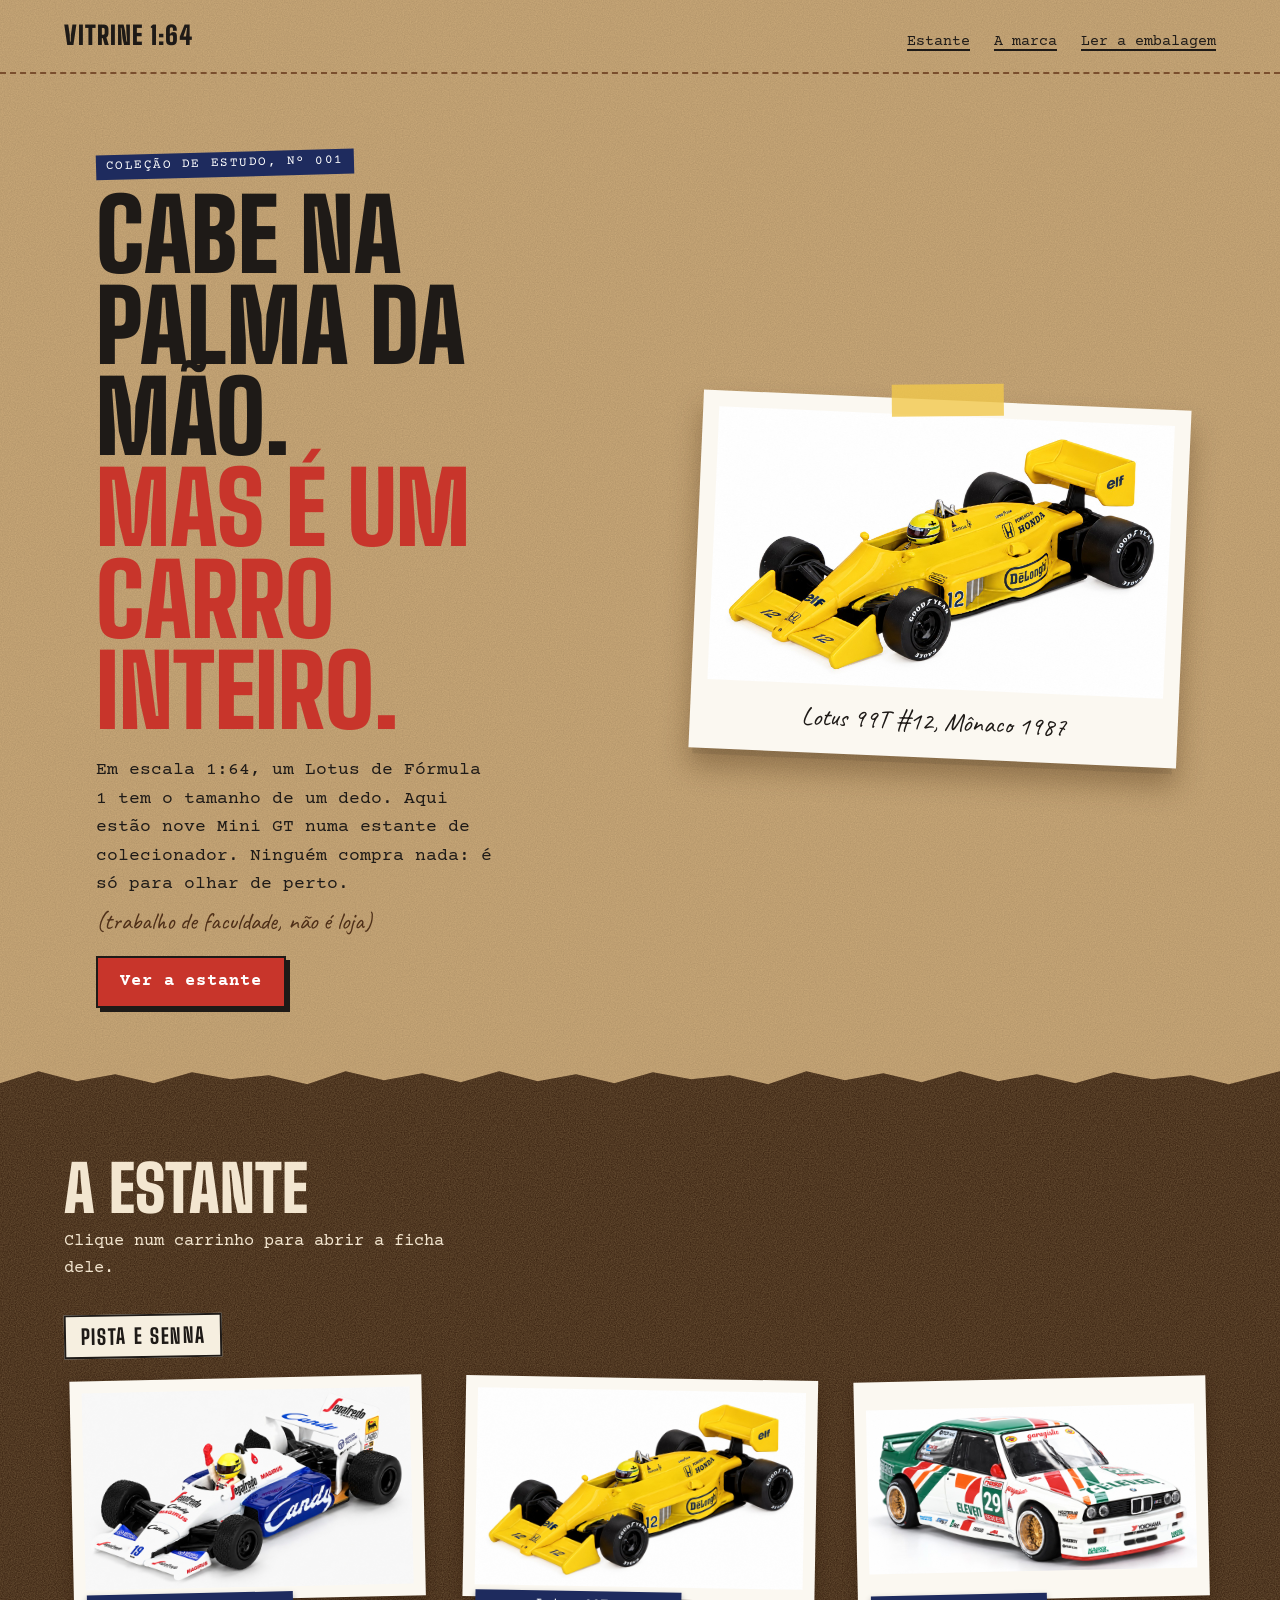
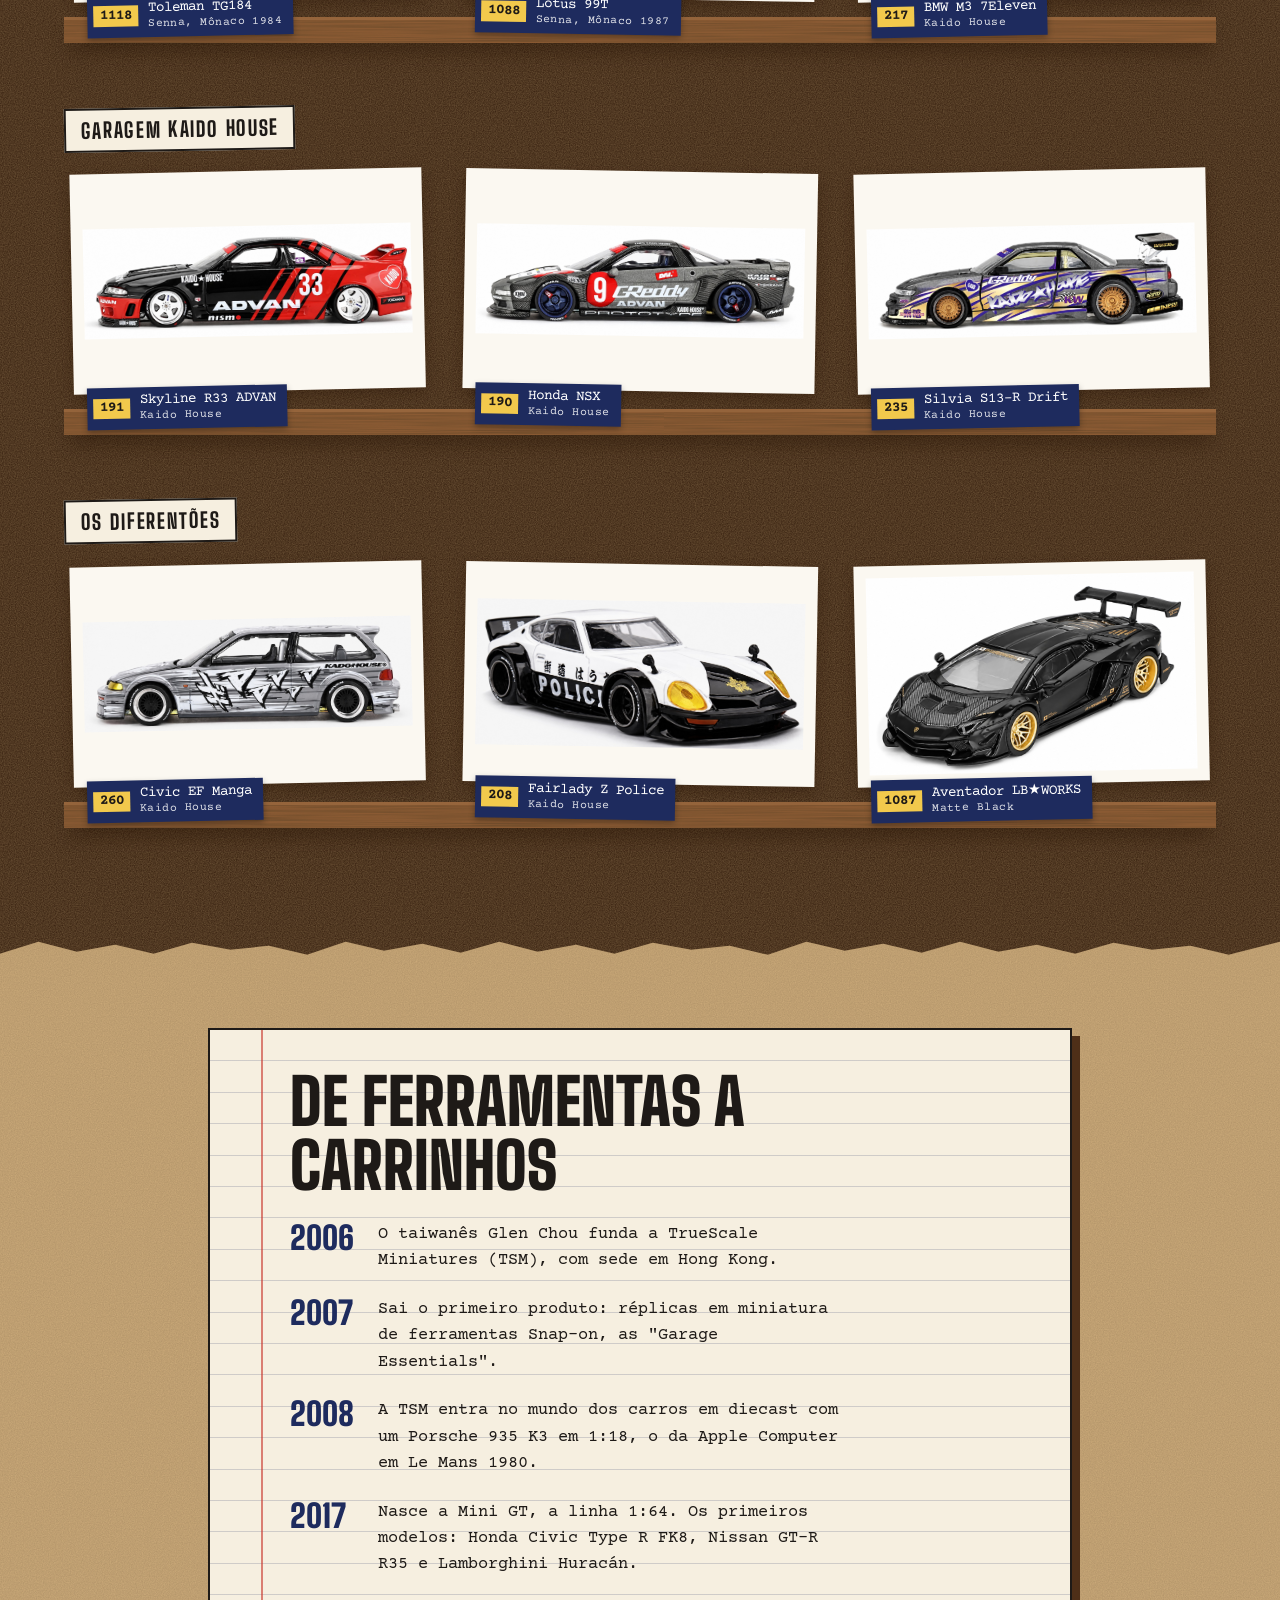
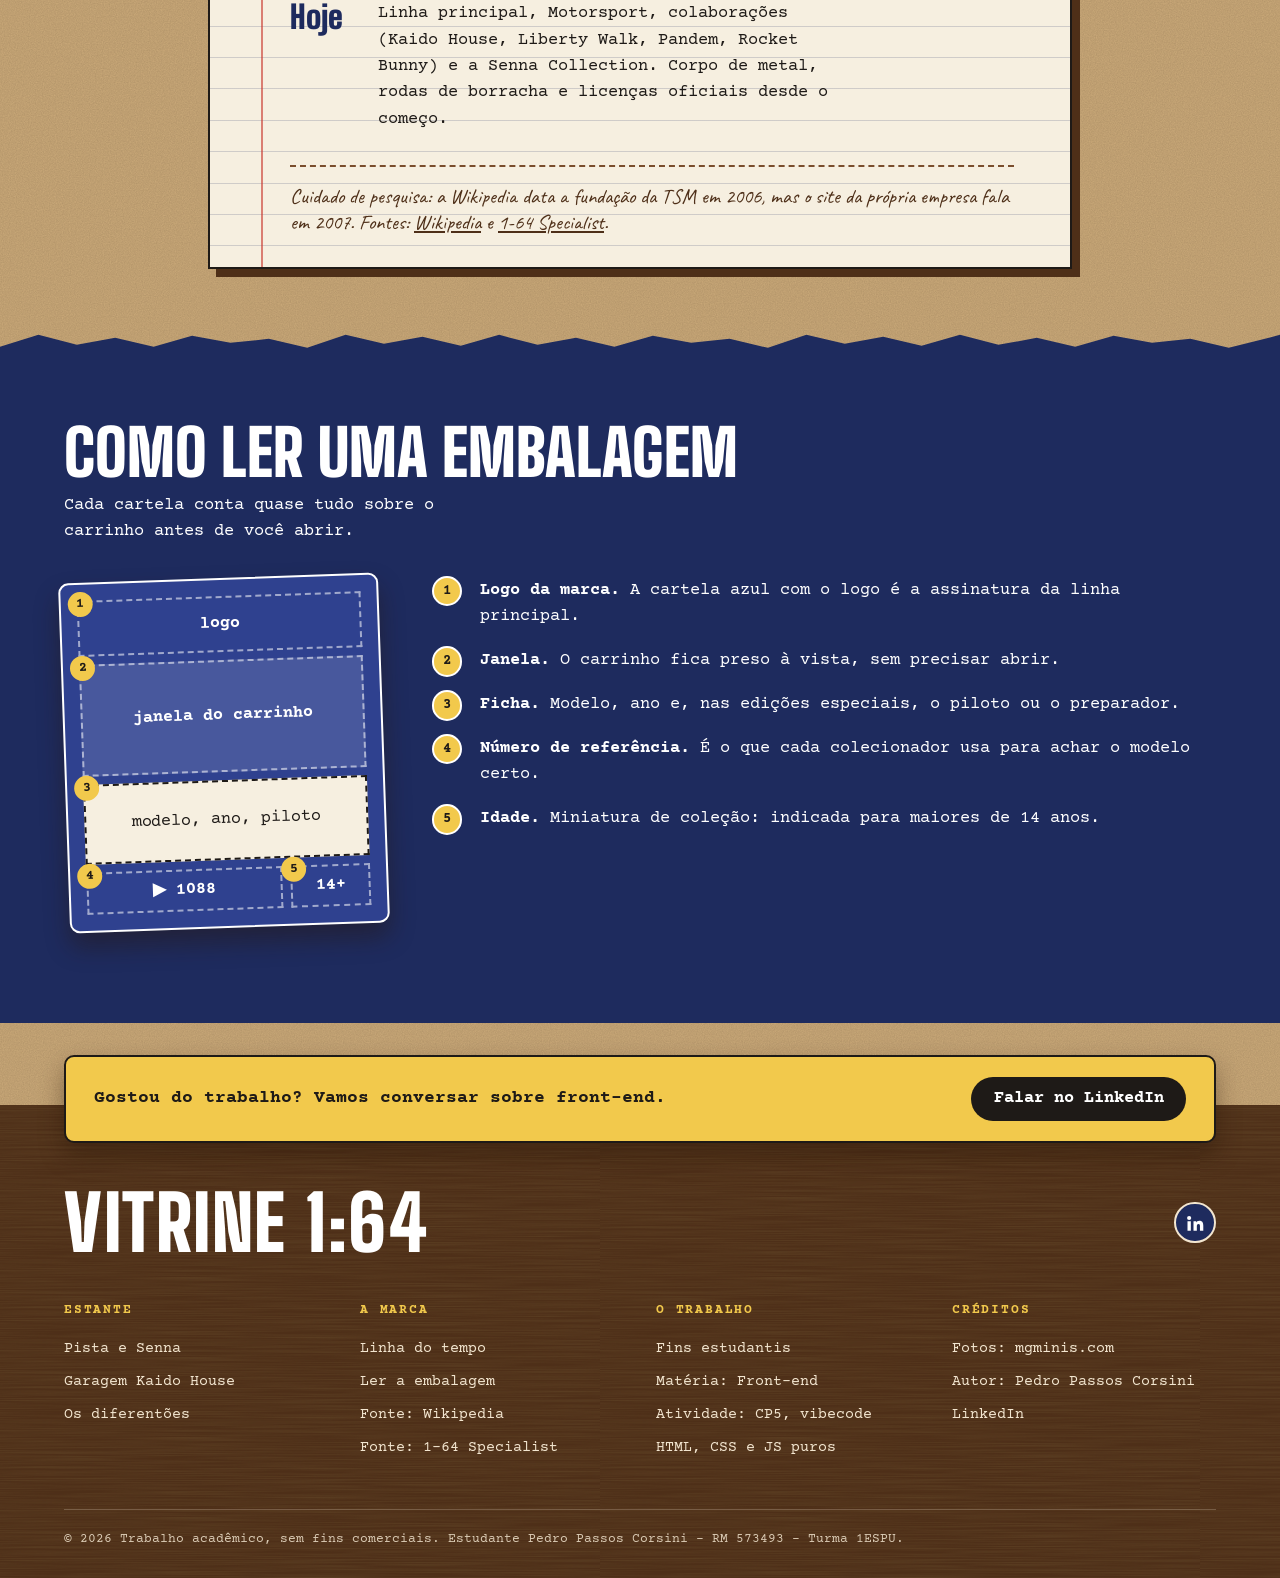
<file: vibecode-vitrine-minigt/index.html>
<!DOCTYPE html>
<html lang="pt-BR">
<head>
  <meta charset="UTF-8">
  <meta name="viewport" content="width=device-width, initial-scale=1">
  <title>Vitrine 1:64, Mini GT</title>
  <meta name="description" content="Uma vitrine de nove miniaturas Mini GT em escala 1:64 e um pouco da história da marca. Trabalho acadêmico, não é loja.">
  <link rel="preconnect" href="https://fonts.googleapis.com">
  <link rel="preconnect" href="https://fonts.gstatic.com" crossorigin>
  <link href="https://fonts.googleapis.com/css2?family=Big+Shoulders+Display:wght@700;800;900&family=Caveat:wght@500;700&family=Courier+Prime:wght@400;700&display=swap" rel="stylesheet">
  <script>document.documentElement.classList.add('js');</script>
  <link rel="stylesheet" href="css/style.css">
</head>
<body>

<header class="topo">
  <a class="topo__marca" href="#inicio">Vitrine 1:64</a>
  <nav class="topo__nav" aria-label="Seções">
    <a href="#estante">Estante</a>
    <a href="#marca">A marca</a>
    <a href="#embalagem">Ler a embalagem</a>
  </nav>
</header>

<main id="inicio">

  <section class="hero">
    <div class="hero__texto">
      <p class="etiqueta-mono rv">Coleção de estudo, nº 001</p>
      <h1 class="rv">Cabe na palma da mão. <span>Mas é um carro inteiro.</span></h1>
      <p class="hero__lead rv">Em escala 1:64, um Lotus de Fórmula 1 tem o tamanho de um dedo. Aqui estão nove Mini GT numa estante de colecionador. Ninguém compra nada: é só para olhar de perto.</p>
      <p class="nota-mao rv">(trabalho de faculdade, não é loja)</p>
      <a class="botao" href="#estante">Ver a estante</a>
    </div>
    <figure class="hero__foto pv">
      <span class="fita" aria-hidden="true"></span>
      <img src="img/carros/lotus-99t-senna-1987.jpg" alt="Miniatura amarela do Lotus 99T de Fórmula 1, com o piloto no cockpit" width="1600" height="960">
      <figcaption>Lotus 99T #12, Mônaco 1987</figcaption>
    </figure>
  </section>

  <section class="estante" id="estante" aria-labelledby="t-estante">
   <div class="conteudo">
    <h2 id="t-estante" class="titulo-secao rv">A estante</h2>
    <p class="intro-secao rv">Clique num carrinho para abrir a ficha dele.</p>

    <div class="prateleira">
      <h3 class="placa rv" id="pista">Pista e Senna</h3>
      <ul class="fileira">
        <li class="pv">
          <button class="carro" type="button"
            data-nome="Toleman TG184 #19" data-detalhe="Ayrton Senna, GP de Mônaco 1984"
            data-ref="1118" data-serie="Senna Collection"
            data-nota="Segundo lugar na chuva de Mônaco. O bonequinho do piloto está com o braço levantado."
            data-img="img/carros/toleman-tg184-senna-1984.jpg">
            <span class="foto"><img src="img/carros/toleman-tg184-senna-1984.jpg" alt="Miniatura do Toleman TG184 branco e azul, com o piloto de capacete amarelo" width="1600" height="960" loading="lazy"></span>
            <span class="rotulo"><b>1118</b><span>Toleman TG184<small>Senna, Mônaco 1984</small></span></span>
          </button>
        </li>
        <li class="pv">
          <button class="carro" type="button"
            data-nome="Lotus 99T #12" data-detalhe="Ayrton Senna, GP de Mônaco 1987"
            data-ref="1088" data-serie="Senna Collection"
            data-nota="Vitória em Mônaco em 1987. Amarelo e preto, com a Honda no motor."
            data-img="img/carros/lotus-99t-senna-1987.jpg">
            <span class="foto"><img src="img/carros/lotus-99t-senna-1987.jpg" alt="Miniatura amarela do Lotus 99T de Fórmula 1" width="1600" height="960" loading="lazy"></span>
            <span class="rotulo"><b>1088</b><span>Lotus 99T<small>Senna, Mônaco 1987</small></span></span>
          </button>
        </li>
        <li class="pv">
          <button class="carro" type="button"
            data-nome="BMW M3 Larry Chen 7Eleven" data-detalhe="Kaido House, M3 E30 de corrida"
            data-ref="KHMG217" data-serie="Kaido House"
            data-nota="Pintura verde, branca e laranja da 7-Eleven. O capô abre e mostra o motor."
            data-img="img/carros/bmw-m3-7eleven.jpg">
            <span class="foto"><img src="img/carros/bmw-m3-7eleven.jpg" alt="Miniatura de BMW M3 branco e verde com o número 29 e faixas laranja" width="1600" height="800" loading="lazy"></span>
            <span class="rotulo"><b>217</b><span>BMW M3 7Eleven<small>Kaido House</small></span></span>
          </button>
        </li>
      </ul>
      <div class="tabua" aria-hidden="true"></div>
    </div>

    <div class="prateleira">
      <h3 class="placa rv" id="kaido">Garagem Kaido House</h3>
      <ul class="fileira">
        <li class="pv">
          <button class="carro" type="button"
            data-nome="Nissan Skyline GT-R (R33) ADVAN" data-detalhe="Kaido House, versão V1"
            data-ref="KHMG191" data-serie="Kaido House"
            data-nota="Preto e vermelho, número 33. O capô abre e mostra o motor."
            data-img="img/carros/skyline-r33-advan.jpg">
            <span class="foto"><img src="img/carros/skyline-r33-advan.jpg" alt="Miniatura de Nissan Skyline R33 preto e vermelho com o número 33 e a palavra Advan" width="1600" height="533" loading="lazy"></span>
            <span class="rotulo"><b>191</b><span>Skyline R33 ADVAN<small>Kaido House</small></span></span>
          </button>
        </li>
        <li class="pv">
          <button class="carro" type="button"
            data-nome="Honda NSX Kaido Test Car" data-detalhe="Kaido House, versão V1"
            data-ref="KHMG190" data-serie="Kaido House"
            data-nota="Faróis escamoteáveis que sobem. O vidro traseiro e a tampa do motor também levantam."
            data-img="img/carros/honda-nsx-kaido.jpg">
            <span class="foto"><img src="img/carros/honda-nsx-kaido.jpg" alt="Miniatura de Honda NSX cinza com fibra de carbono, número 9 e rodas azuis" width="1600" height="533" loading="lazy"></span>
            <span class="rotulo"><b>190</b><span>Honda NSX<small>Kaido House</small></span></span>
          </button>
        </li>
        <li class="pv">
          <button class="carro" type="button"
            data-nome="Nissan Silvia S13-R Kaido Drift" data-detalhe="Kaido House, versão V1"
            data-ref="KHMG235" data-serie="Kaido House"
            data-nota="Cinza com grafismos roxos e dourados, aerofólio enorme e rodas cor de bronze."
            data-img="img/carros/silvia-s13r-kaido-drift.jpg">
            <span class="foto"><img src="img/carros/silvia-s13r-kaido-drift.jpg" alt="Miniatura de Nissan Silvia S13 cinza com grafismos roxos e dourados" width="1600" height="533" loading="lazy"></span>
            <span class="rotulo"><b>235</b><span>Silvia S13-R Drift<small>Kaido House</small></span></span>
          </button>
        </li>
      </ul>
      <div class="tabua" aria-hidden="true"></div>
    </div>

    <div class="prateleira">
      <h3 class="placa rv" id="diferentoes">Os diferentões</h3>
      <ul class="fileira">
        <li class="pv">
          <button class="carro" type="button"
            data-nome="Honda Civic EF Kaido Manga" data-detalhe="Kaido House, versão V1"
            data-ref="KHMG260" data-serie="Kaido House"
            data-nota="Uma perua cinza toda riscada, como se fosse um quadrinho. O capô abre."
            data-img="img/carros/civic-ef-kaido-manga.jpg">
            <span class="foto"><img src="img/carros/civic-ef-kaido-manga.jpg" alt="Miniatura de Honda Civic EF cinza com grafismos pretos e brancos estilo mangá" width="1600" height="533" loading="lazy"></span>
            <span class="rotulo"><b>260</b><span>Civic EF Manga<small>Kaido House</small></span></span>
          </button>
        </li>
        <li class="pv">
          <button class="carro" type="button"
            data-nome="Nissan Fairlady Z Kaido GT Police" data-detalhe="Kaido House, Fairlady Z S30"
            data-ref="KHMG208" data-serie="Kaido House"
            data-nota="Viatura branca e preta. O capô abre e mostra um motor L28 detalhado."
            data-img="img/carros/fairlady-z-police.jpg">
            <span class="foto"><img src="img/carros/fairlady-z-police.jpg" alt="Miniatura de Nissan Fairlady Z branca e preta com a palavra Police" width="1600" height="711" loading="lazy"></span>
            <span class="rotulo"><b>208</b><span>Fairlady Z Police<small>Kaido House</small></span></span>
          </button>
        </li>
        <li class="pv">
          <button class="carro" type="button"
            data-nome="Lamborghini Aventador LB★WORKS" data-detalhe="Edição limitada, Matte Black"
            data-ref="1087" data-serie="Liberty Walk (LB★WORKS)"
            data-nota="Preto fosco com rodas douradas e um aerofólio de três lâminas."
            data-img="img/carros/lamborghini-aventador-lbworks.jpg">
            <span class="foto"><img src="img/carros/lamborghini-aventador-lbworks.jpg" alt="Miniatura de Lamborghini Aventador preta fosca com rodas douradas e aerofólio grande" width="1600" height="960" loading="lazy"></span>
            <span class="rotulo"><b>1087</b><span>Aventador LB★WORKS<small>Matte Black</small></span></span>
          </button>
        </li>
      </ul>
      <div class="tabua" aria-hidden="true"></div>
    </div>
   </div>
  </section>

  <section class="marca" id="marca" aria-labelledby="t-marca">
    <div class="caderno rv">
      <h2 id="t-marca" class="titulo-secao titulo-secao--caderno">De ferramentas a carrinhos</h2>
      <ol class="linha">
        <li class="rv"><time>2006</time><p>O taiwanês Glen Chou funda a TrueScale Miniatures (TSM), com sede em Hong Kong.</p></li>
        <li class="rv"><time>2007</time><p>Sai o primeiro produto: réplicas em miniatura de ferramentas Snap-on, as "Garage Essentials".</p></li>
        <li class="rv"><time>2008</time><p>A TSM entra no mundo dos carros em diecast com um Porsche 935 K3 em 1:18, o da Apple Computer em Le Mans 1980.</p></li>
        <li class="rv"><time>2017</time><p>Nasce a Mini GT, a linha 1:64. Os primeiros modelos: Honda Civic Type R FK8, Nissan GT-R R35 e Lamborghini Huracán.</p></li>
        <li class="rv"><time>Hoje</time><p>Linha principal, Motorsport, colaborações (Kaido House, Liberty Walk, Pandem, Rocket Bunny) e a Senna Collection. Corpo de metal, rodas de borracha e licenças oficiais desde o começo.</p></li>
      </ol>
      <p class="rodape-caderno">Cuidado de pesquisa: a Wikipedia data a fundação da TSM em 2006, mas o site da própria empresa fala em 2007. Fontes: <a href="https://en.wikipedia.org/wiki/TrueScale_Miniatures">Wikipedia</a> e <a href="https://www.1-64specialist.com/en/pages/storia-e-caretteristiche-dei-modellini-mini-gt-in-scala-1-64">1-64 Specialist</a>.</p>
    </div>
  </section>

  <section class="embalagem" id="embalagem" aria-labelledby="t-emb">
   <div class="conteudo">
    <h2 id="t-emb" class="titulo-secao rv">Como ler uma embalagem</h2>
    <p class="intro-secao rv">Cada cartela conta quase tudo sobre o carrinho antes de você abrir.</p>
    <div class="emb">
      <div class="cartela pv" role="img" aria-label="Esquema de uma cartela Mini GT com cinco partes numeradas">
        <div class="cartela__logo"><i>1</i></div>
        <div class="cartela__janela"><i>2</i></div>
        <div class="cartela__ficha"><i>3</i></div>
        <div class="cartela__ref"><i>4</i><span>▶ 1088</span></div>
        <div class="cartela__idade"><i>5</i><span>14+</span></div>
      </div>
      <ol class="legenda">
        <li class="rv"><b>Logo da marca.</b> A cartela azul com o logo é a assinatura da linha principal.</li>
        <li class="rv"><b>Janela.</b> O carrinho fica preso à vista, sem precisar abrir.</li>
        <li class="rv"><b>Ficha.</b> Modelo, ano e, nas edições especiais, o piloto ou o preparador.</li>
        <li class="rv"><b>Número de referência.</b> É o que cada colecionador usa para achar o modelo certo.</li>
        <li class="rv"><b>Idade.</b> Miniatura de coleção: indicada para maiores de 14 anos.</li>
      </ol>
    </div>
   </div>
  </section>

</main>

<footer class="rodape">
  <div class="rodape__barra rv">
    <p>Gostou do trabalho? Vamos conversar sobre front-end.</p>
    <a class="rodape__cta" href="https://www.linkedin.com/in/pedropassoscorsini/" target="_blank" rel="noopener noreferrer">Falar no LinkedIn</a>
  </div>

  <div class="rodape__corpo">
    <div class="rodape__topo">
      <p class="rodape__titulo rv">Vitrine 1:64</p>
      <a class="rodape__rede" href="https://www.linkedin.com/in/pedropassoscorsini/" target="_blank" rel="noopener noreferrer" aria-label="LinkedIn de Pedro Passos Corsini">
        <svg viewBox="0 0 24 24" width="20" height="20" aria-hidden="true" focusable="false"><path fill="currentColor" d="M4.98 3.5a2.5 2.5 0 1 1 0 5 2.5 2.5 0 0 1 0-5ZM3 9.75h4v11.5H3V9.75Zm6.5 0h3.83v1.57h.06c.53-1 1.84-2.07 3.78-2.07 4.04 0 4.78 2.66 4.78 6.1v5.9h-4v-5.23c0-1.25-.02-2.86-1.74-2.86-1.75 0-2.01 1.36-2.01 2.77v5.32h-4V9.75Z"/></svg>
      </a>
    </div>

    <nav class="rodape__colunas" aria-label="Rodapé">
      <div>
        <h2>Estante</h2>
        <ul>
          <li><a href="#pista">Pista e Senna</a></li>
          <li><a href="#kaido">Garagem Kaido House</a></li>
          <li><a href="#diferentoes">Os diferentões</a></li>
        </ul>
      </div>
      <div>
        <h2>A marca</h2>
        <ul>
          <li><a href="#marca">Linha do tempo</a></li>
          <li><a href="#embalagem">Ler a embalagem</a></li>
          <li><a href="https://en.wikipedia.org/wiki/TrueScale_Miniatures" target="_blank" rel="noopener noreferrer">Fonte: Wikipedia</a></li>
          <li><a href="https://www.1-64specialist.com/en/pages/storia-e-caretteristiche-dei-modellini-mini-gt-in-scala-1-64" target="_blank" rel="noopener noreferrer">Fonte: 1-64 Specialist</a></li>
        </ul>
      </div>
      <div>
        <h2>O trabalho</h2>
        <ul>
          <li>Fins estudantis</li>
          <li>Matéria: Front-end</li>
          <li>Atividade: CP5, vibecode</li>
          <li>HTML, CSS e JS puros</li>
        </ul>
      </div>
      <div>
        <h2>Créditos</h2>
        <ul>
          <li><a href="https://mgminis.com" target="_blank" rel="noopener noreferrer">Fotos: mgminis.com</a></li>
          <li>Autor: Pedro Passos Corsini</li>
          <li><a href="https://www.linkedin.com/in/pedropassoscorsini/" target="_blank" rel="noopener noreferrer">LinkedIn</a></li>
        </ul>
      </div>
    </nav>

    <p class="rodape__aviso rv">© 2026 Trabalho acadêmico, sem fins comerciais. Estudante Pedro Passos Corsini - RM 573493 - Turma 1ESPU.
    </p>
  </div>
</footer>

<dialog class="ficha" id="ficha" aria-labelledby="ficha-nome">
  <form method="dialog"><button class="ficha__fechar" aria-label="Fechar ficha">Fechar ×</button></form>
  <div class="ficha__foto"><img id="ficha-img" alt=""></div>
  <div class="ficha__corpo">
    <p class="etiqueta-mono" id="ficha-serie"></p>
    <h3 id="ficha-nome"></h3>
    <p id="ficha-detalhe" class="ficha__detalhe"></p>
    <dl>
      <div><dt>Escala</dt><dd>1:64</dd></div>
      <div><dt>Referência</dt><dd id="ficha-ref"></dd></div>
    </dl>
    <p class="nota-mao" id="ficha-nota"></p>
  </div>
</dialog>

<script src="js/main.js"></script>
</body>
</html>
</file>
<file: vibecode-vitrine-minigt/css/style.css>
:root {
  --kraft: #C9A878;
  --kraft-claro: #DCC39B;
  --madeira: #7A4E2D;
  --madeira-escura: #4E2F18;
  --tinta: #1E1A17;
  --vermelho: #C8352B;
  --amarelo: #F2C94C;
  --azul: #1E2B5E;
  --papel: #F6EFE0;

  --f-titulo: "Big Shoulders Display", "Arial Narrow", sans-serif;
  --f-mono: "Courier Prime", "Courier New", monospace;
  --f-mao: "Caveat", cursive;

  /* texturas feitas em SVG inline, sem imagem externa */
  --ruido-papel: url("data:image/svg+xml;utf8,<svg xmlns='http://www.w3.org/2000/svg' width='300' height='300'><filter id='n'><feTurbulence type='fractalNoise' baseFrequency='.85' numOctaves='2' stitchTiles='stitch'/><feColorMatrix values='0 0 0 0 .32  0 0 0 0 .21  0 0 0 0 .1  0 0 0 .55 -.05'/></filter><rect width='100%' height='100%' filter='url(%23n)'/></svg>");
  --veio-madeira: url("data:image/svg+xml;utf8,<svg xmlns='http://www.w3.org/2000/svg' width='600' height='80'><filter id='w'><feTurbulence type='fractalNoise' baseFrequency='.008 .9' numOctaves='3' seed='4'/><feColorMatrix values='0 0 0 0 .12  0 0 0 0 .06  0 0 0 0 .02  0 0 0 1.1 -.35'/></filter><rect width='100%' height='100%' filter='url(%23w)'/></svg>");
}

*, *::before, *::after { box-sizing: border-box; }

html {
  scroll-behavior: smooth;
  overflow-x: hidden;
}

body {
  margin: 0;
  overflow-x: hidden;
  overflow-x: clip;
  touch-action: pan-y pinch-zoom;
  color: var(--tinta);
  font-family: var(--f-mono);
  font-size: 1.0625rem;
  line-height: 1.55;
  background-color: var(--kraft);
  background-image: var(--ruido-papel);
}

img { display: block; max-width: 100%; height: auto; }
a { color: inherit; }
:focus-visible { outline: 3px solid var(--azul); outline-offset: 3px; }

/* ---------- topo ---------- */
.topo {
  display: flex;
  flex-wrap: wrap;
  align-items: baseline;
  justify-content: space-between;
  gap: .5rem 2rem;
  padding: 1rem clamp(1rem, 5vw, 4rem);
  border-bottom: 2px dashed var(--madeira);
}
.topo__marca {
  font-family: var(--f-titulo);
  font-weight: 900;
  font-size: 1.6rem;
  letter-spacing: .04em;
  text-transform: uppercase;
  text-decoration: none;
}
.topo__nav { display: flex; flex-wrap: wrap; gap: .25rem 1.5rem; font-size: .95rem; }
.topo__nav a { text-decoration-thickness: 2px; text-underline-offset: 4px; }
.topo__nav a:hover { color: var(--vermelho); }

/* ---------- elementos reaproveitados ---------- */
.etiqueta-mono {
  display: inline-block;
  margin: 0 0 .75rem;
  padding: .15rem .6rem;
  background: var(--azul);
  color: #fff;
  font-size: .8rem;
  letter-spacing: .12em;
  text-transform: uppercase;
  transform: rotate(-1.5deg);
}
.nota-mao {
  font-family: var(--f-mao);
  font-size: 1.5rem;
  line-height: 1.2;
  color: var(--madeira-escura);
  margin: .25rem 0 1.25rem;
}
.titulo-secao {
  margin: 0;
  font-family: var(--f-titulo);
  font-weight: 900;
  font-size: clamp(2.4rem, 6vw, 4rem);
  line-height: 1;
  text-transform: uppercase;
}
.intro-secao { margin: .5rem 0 2rem; max-width: 40ch; }
.botao {
  display: inline-block;
  padding: .7rem 1.4rem;
  background: var(--vermelho);
  color: #fff;
  font-weight: 700;
  text-decoration: none;
  letter-spacing: .05em;
  border: 2px solid var(--tinta);
  box-shadow: 4px 4px 0 var(--tinta);
  transition: transform .12s, box-shadow .12s;
}
.botao:hover { transform: translate(2px, 2px); box-shadow: 2px 2px 0 var(--tinta); }

/* ---------- hero ---------- */
.hero {
  display: grid;
  grid-template-columns: minmax(0, 1.1fr) minmax(0, 1fr);
  gap: clamp(2rem, 5vw, 5rem);
  align-items: center;
  padding: clamp(2.5rem, 6vw, 5rem) clamp(1rem, 5vw, 4rem);
  max-width: 76rem;
  margin: 0 auto;
}
.hero h1 {
  margin: 0 0 1.25rem;
  font-family: var(--f-titulo);
  font-weight: 900;
  font-size: clamp(3rem, 8vw, 6.2rem);
  line-height: .92;
  text-transform: uppercase;
}
.hero h1 span { display: block; color: var(--vermelho); }
.hero__lead { max-width: 36ch; margin: 0 0 .5rem; font-size: 1.15rem; }
.hero__foto {
  position: relative;
  margin: 0;
  padding: 1rem 1rem 0;
  background: #fbf8f1;
  box-shadow: 0 10px 0 -4px rgba(0,0,0,.08), 0 18px 28px rgba(60, 35, 10, .35);
  --r: 2.5deg;
  transform: rotate(var(--r));
}
.hero__foto img { width: 100%; }
.hero__foto figcaption { padding: .8rem 0 1rem; font-family: var(--f-mao); font-size: 1.6rem; text-align: center; }
.fita {
  position: absolute;
  top: -1rem; left: 50%;
  width: 7rem; height: 2rem;
  background: rgba(242, 201, 76, .8);
  transform: translateX(-50%) rotate(-3deg);
}

/* ---------- estante ---------- */
.conteudo { max-width: 76rem; margin: 0 auto; }
.estante {
  padding: clamp(2.5rem, 6vw, 4.5rem) clamp(1rem, 5vw, 4rem) 4rem;
  background-color: #3B2412;
  background-image: var(--ruido-papel);
  color: #F3E6D0;
}
.estante .placa { color: var(--tinta); }
.estante .tabua { background-color: #8A5A33; }
.estante :focus-visible, .embalagem :focus-visible { outline-color: var(--amarelo); }

.prateleira { position: relative; margin-bottom: 4rem; }
.placa {
  display: inline-block;
  margin: 0 0 1.25rem;
  padding: .25rem .9rem;
  background: var(--papel);
  border: 2px solid var(--tinta);
  font-family: var(--f-titulo);
  font-weight: 800;
  font-size: 1.3rem;
  letter-spacing: .08em;
  text-transform: uppercase;
  transform: rotate(-1deg);
}
.fileira {
  display: grid;
  grid-template-columns: repeat(auto-fit, minmax(15rem, 1fr));
  gap: 2rem 2.5rem;
  margin: 0;
  padding: 0 .5rem;
  list-style: none;
  align-items: end;
}
/* a tábua fica por baixo e os carros "se apoiam" nela */
.tabua {
  position: relative;
  z-index: 0;
  height: 1.6rem;
  margin-top: -1.1rem;
  background-color: var(--madeira);
  background-image: var(--veio-madeira);
  border-top: 3px solid #96653C;
  box-shadow: 0 14px 18px -6px rgba(40, 20, 5, .55);
}
.fileira li { position: relative; z-index: 1; --r: -1.2deg; }
.fileira li:nth-child(even) { --r: 1deg; }

.carro {
  display: block;
  width: 100%;
  padding: 0;
  font: inherit;
  color: inherit;
  text-align: left;
  background: none;
  border: 0;
  cursor: pointer;
  transition: transform .18s ease-out;
}
.carro:hover, .carro:focus-visible { transform: translateY(-10px); }
.carro .foto {
  display: grid;
  place-items: center;
  aspect-ratio: 16 / 10;
  padding: .75rem;
  background: #fbf8f1;
  box-shadow: 0 6px 14px rgba(40, 20, 5, .35);
}
.carro .foto img { max-height: 100%; width: auto; object-fit: contain; }

/* etiqueta azul de máquina de etiquetar */
.rotulo {
  display: flex;
  align-items: center;
  gap: .6rem;
  width: max-content;
  max-width: 100%;
  margin: -.4rem 0 0 .8rem;
  padding: .35rem .7rem .35rem .4rem;
  position: relative;
  background: var(--azul);
  color: #fff;
  font-size: .9rem;
  line-height: 1.2;
  box-shadow: 0 3px 6px rgba(0,0,0,.3);
}
.rotulo b {
  padding: .1rem .4rem;
  background: var(--amarelo);
  color: var(--tinta);
  font-size: .9rem;
}
.rotulo small { display: block; font-size: .72rem; opacity: .85; letter-spacing: .04em; }

/* ---------- a marca (caderno) ---------- */
.marca {
  padding: clamp(2.5rem, 6vw, 4.5rem) clamp(1rem, 5vw, 4rem) 5rem;
  background-color: var(--kraft);
  background-image: var(--ruido-papel);
}
.caderno {
  position: relative;
  max-width: 54rem;
  margin: 0 auto;
  padding: 2.5rem clamp(1.25rem, 5vw, 3.5rem) 2rem clamp(2.5rem, 7vw, 5rem);
  background-color: var(--papel);
  background-image: repeating-linear-gradient(to bottom, transparent 0 1.9rem, rgba(30, 43, 94, .18) 1.9rem calc(1.9rem + 1px));
  border: 2px solid var(--tinta);
  box-shadow: 8px 8px 0 var(--madeira-escura);
}
/* margem vermelha e furos do caderno */
.caderno::before {
  content: "";
  position: absolute;
  top: 0; bottom: 0; left: clamp(1.6rem, 4.5vw, 3.2rem);
  width: 2px;
  background: var(--vermelho);
  opacity: .6;
}
.titulo-secao--caderno { margin-bottom: 1.5rem; }
.linha { margin: 0; padding: 0; list-style: none; }
.linha li { display: grid; grid-template-columns: 4.5rem 1fr; gap: 1rem; margin-bottom: 1.4rem; }
.linha time {
  font-family: var(--f-titulo);
  font-weight: 900;
  font-size: 2rem;
  line-height: 1;
  color: var(--azul);
}
.linha p { margin: 0; max-width: 46ch; }
.rodape-caderno {
  margin: 2rem 0 0;
  padding-top: 1rem;
  border-top: 2px dashed var(--madeira);
  font-family: var(--f-mao);
  font-size: 1.3rem;
  line-height: 1.25;
  color: var(--madeira-escura);
}

/* ---------- embalagem ---------- */
.embalagem {
  padding: clamp(2.5rem, 6vw, 4.5rem) clamp(1rem, 5vw, 4rem) 6rem;
  background-color: var(--azul);
  color: #fff;
}
.emb { display: grid; grid-template-columns: minmax(0, 20rem) minmax(0, 1fr); gap: 3rem; align-items: start; }
.cartela {
  display: grid;
  grid-template-rows: 3.5rem 7rem 5rem 2.6rem;
  grid-template-columns: 1fr 5rem;
  gap: .5rem;
  padding: 1rem;
  background: var(--azul);
  border-radius: 10px;
  box-shadow: 0 14px 24px rgba(40, 20, 5, .4);
  --r: -2deg;
  transform: rotate(var(--r));
}
.embalagem .cartela { background: #2F418F; border: 2px solid #fff; }
.cartela > div {
  position: relative;
  border: 2px dashed rgba(255,255,255,.55);
  color: #fff;
  display: flex; align-items: center; justify-content: center;
  font-weight: 700;
}
.cartela__logo   { grid-column: 1 / -1; }
.cartela__janela { grid-column: 1 / -1; background: rgba(255,255,255,.12); }
.cartela__ficha  { grid-column: 1 / -1; background: var(--papel); border-color: var(--tinta) !important; }
.cartela__logo::after   { content: "logo"; }
.cartela__janela::after { content: "janela do carrinho"; }
.cartela__ficha::after  { content: "modelo, ano, piloto"; color: var(--tinta); font-weight: 400; }
.cartela i {
  position: absolute; top: -.7rem; left: -.7rem;
  display: grid; place-items: center;
  width: 1.6rem; height: 1.6rem;
  background: var(--amarelo);
  color: var(--tinta);
  border-radius: 50%;
  font-style: normal; font-size: .85rem;
}
.legenda { margin: 0; padding: 0; list-style: none; counter-reset: l; }
.legenda li { counter-increment: l; position: relative; padding: 0 0 1.1rem 3rem; }
.legenda li::before {
  content: counter(l);
  position: absolute; left: 0; top: -.1rem;
  display: grid; place-items: center;
  width: 1.9rem; height: 1.9rem;
  background: var(--amarelo);
  color: var(--tinta);
  border: 2px solid #fff;
  border-radius: 50%;
  font-weight: 700; font-size: .9rem;
}

/* ---------- rodapé ---------- */
.rodape { margin-top: 2rem; }

/* barra azul que fica meio dentro, meio fora do rodapé */
.rodape__barra {
  position: relative;
  z-index: 1;
  display: flex;
  flex-wrap: wrap;
  align-items: center;
  justify-content: space-between;
  gap: 1rem 2rem;
  width: min(72rem, calc(100% - 2 * clamp(1rem, 5vw, 4rem)));
  margin: 0 auto -2.4rem;
  padding: 1.25rem 1.75rem;
  background: var(--amarelo);
  color: var(--tinta);
  border: 2px solid var(--tinta);
  border-radius: 10px;
  box-shadow: 0 12px 24px rgba(40, 20, 5, .4);
}
.rodape__barra p { margin: 0; font-weight: 700; font-size: 1.1rem; }
.rodape__cta {
  padding: .55rem 1.4rem;
  background: var(--tinta);
  color: #fff;
  font-weight: 700;
  text-decoration: none;
  border-radius: 999px;
  transition: background .15s;
}
.rodape__cta:hover { background: var(--vermelho); color: #fff; }

.rodape__corpo {
  padding: 5rem clamp(1rem, 5vw, 4rem) 1.75rem;
  background-color: var(--madeira-escura);
  background-image: var(--veio-madeira);
  color: #f3e6d0;
  font-size: .95rem;
}
.rodape__corpo > * { max-width: 72rem; margin-inline: auto; }

.rodape__topo { display: flex; align-items: center; justify-content: space-between; gap: 1rem; }
.rodape__titulo {
  margin: 0;
  font-family: var(--f-titulo);
  font-weight: 900;
  font-size: clamp(3rem, 8vw, 4.75rem);
  line-height: 1;
  letter-spacing: .02em;
  text-transform: uppercase;
  color: #fff;
}
.rodape__rede {
  display: grid;
  place-items: center;
  width: 2.6rem; height: 2.6rem;
  background: var(--azul);
  color: #fff;
  border: 2px solid #f3e6d0;
  border-radius: 50%;
  transition: background .15s, color .15s;
}
.rodape__rede:hover { background: var(--amarelo); color: var(--tinta); }

.rodape__colunas {
  display: grid;
  grid-template-columns: repeat(auto-fit, minmax(9.5rem, 1fr));
  gap: 2rem;
  margin-top: 2.5rem;
  margin-bottom: 2.5rem;
}
.rodape__colunas h2 {
  margin: 0 0 1rem;
  font-family: var(--f-mono);
  font-size: .8rem;
  font-weight: 700;
  letter-spacing: .14em;
  text-transform: uppercase;
  color: var(--amarelo);
}
.rodape__colunas ul { margin: 0; padding: 0; list-style: none; }
.rodape__colunas li { margin-bottom: .6rem; }
.rodape__colunas a { text-decoration: none; }
.rodape__colunas a:hover { color: var(--amarelo); text-decoration: underline; text-underline-offset: 4px; }
.rodape :focus-visible { outline-color: var(--amarelo); }

.rodape__aviso {
  max-width: 72rem;
  margin-block: 0;
  padding-top: 1.25rem;
  border-top: 1px solid rgba(243, 230, 208, .28);
  font-size: .8rem;
  opacity: .85;
}

/* ---------- ficha (dialog) ---------- */
.ficha {
  width: min(44rem, calc(100% - 2rem));
  padding: 0;
  background: var(--papel);
  color: var(--tinta);
  border: 2px solid var(--tinta);
  box-shadow: 10px 10px 0 var(--madeira-escura);
}
.ficha::backdrop { background: rgba(30, 20, 10, .72); }
.ficha[open] { animation: ficha-entra .18s ease-out; }
@keyframes ficha-entra { from { transform: translateY(12px); opacity: 0; } }
.ficha__fechar {
  position: absolute; top: .6rem; right: .6rem; z-index: 1;
  padding: .3rem .7rem;
  font: 700 .85rem var(--f-mono);
  background: var(--tinta); color: #fff;
  border: 0; cursor: pointer;
}
.ficha__foto { padding: 2.8rem 1.5rem 1rem; background: #fbf8f1; border-bottom: 8px solid var(--azul); }
.ficha__foto img { margin: 0 auto; max-height: 18rem; width: auto; }
.ficha__corpo { padding: 1.25rem 1.75rem 1.75rem; }
.ficha h3 { margin: 0; font-family: var(--f-titulo); font-weight: 900; font-size: 2.2rem; line-height: 1.05; text-transform: uppercase; }
.ficha__detalhe { margin: .25rem 0 1rem; }
.ficha dl { display: flex; gap: 2rem; margin: 0 0 .75rem; }
.ficha dt { font-size: .75rem; letter-spacing: .12em; text-transform: uppercase; opacity: .7; }
.ficha dd { margin: 0; font-weight: 700; }

/* ---------- divisória de papel rasgado ---------- */
:root { --rasgo: polygon(0 14px, 3% 2px, 6% 12px, 9% 5px, 12% 14px, 15% 3px, 18% 10px, 21% 6px, 24% 15px, 27% 2px, 30% 11px, 33% 4px, 36% 13px, 39% 2px, 42% 12px, 45% 5px, 48% 14px, 51% 3px, 54% 10px, 57% 6px, 60% 15px, 63% 2px, 66% 11px, 69% 4px, 72% 13px, 75% 2px, 78% 12px, 81% 5px, 84% 14px, 87% 3px, 90% 10px, 93% 6px, 96% 15px, 100% 2px, 100% 100%, 0 100%); }
.estante, .marca, .embalagem {
  margin-top: -16px;
  padding-top: calc(clamp(2.5rem, 6vw, 4.5rem) + 16px);
  clip-path: var(--rasgo);
}

/* ---------- entrada animada: foto colada ---------- */
/* o JS marca <html class="js">; sem JS tudo aparece normalmente */
.pv { transform: rotate(var(--r, 0deg)); }
.js .rv {
  transition: opacity .6s ease calc(var(--i, 0) * 90ms), transform .6s ease calc(var(--i, 0) * 90ms);
}
.js .rv:not(.in) { opacity: 0; transform: translateY(10px); }
.js .pv {
  transition: opacity .3s ease calc(var(--i, 0) * 90ms),
              transform .55s cubic-bezier(.2, .9, .3, 1.25) calc(var(--i, 0) * 90ms);
}
.js .pv:not(.in) { opacity: 0; transform: scale(1.22) rotate(calc(var(--r, 0deg) * -4 - 3deg)); }

/* ---------- responsivo ---------- */
@media (max-width: 52rem) {
  .hero, .emb { grid-template-columns: 1fr; }
  .hero__foto { max-width: 26rem; margin: 0 auto; }
  .cartela { max-width: 20rem; }
  .linha li { grid-template-columns: 1fr; gap: .1rem; }
}

/* celular: escala um pouco menor e nada de rolar para os lados */
@media (max-width: 40rem) {
  html { font-size: 14px; }
  .topo { padding-block: .75rem; }
  .hero { padding-block: 1.75rem 2rem; gap: 2rem; }
  .hero__foto { max-width: 20rem; }
  .fileira { padding: 0; gap: 1.75rem; }
  .carro .foto { aspect-ratio: auto; }
  .carro .foto img { width: 100%; }
  .prateleira { margin-bottom: 3rem; }
  .caderno { box-shadow: 5px 5px 0 var(--madeira-escura); }
  .cartela { --r: -1deg; }
  /* a foto cresce menos ao entrar, para não passar da largura da tela */
  .js .pv:not(.in) { transform: scale(1.08) rotate(calc(var(--r, 0deg) * -4 - 3deg)); }
  .ficha__foto img { max-height: 11rem; }
  .ficha__corpo { padding: 1rem 1.25rem 1.25rem; }
}

@media (prefers-reduced-motion: reduce) {
  html { scroll-behavior: auto; }
  .carro, .botao, .js .rv, .js .pv { transition: none; }
  .ficha[open] { animation: none; }
}
</file>
